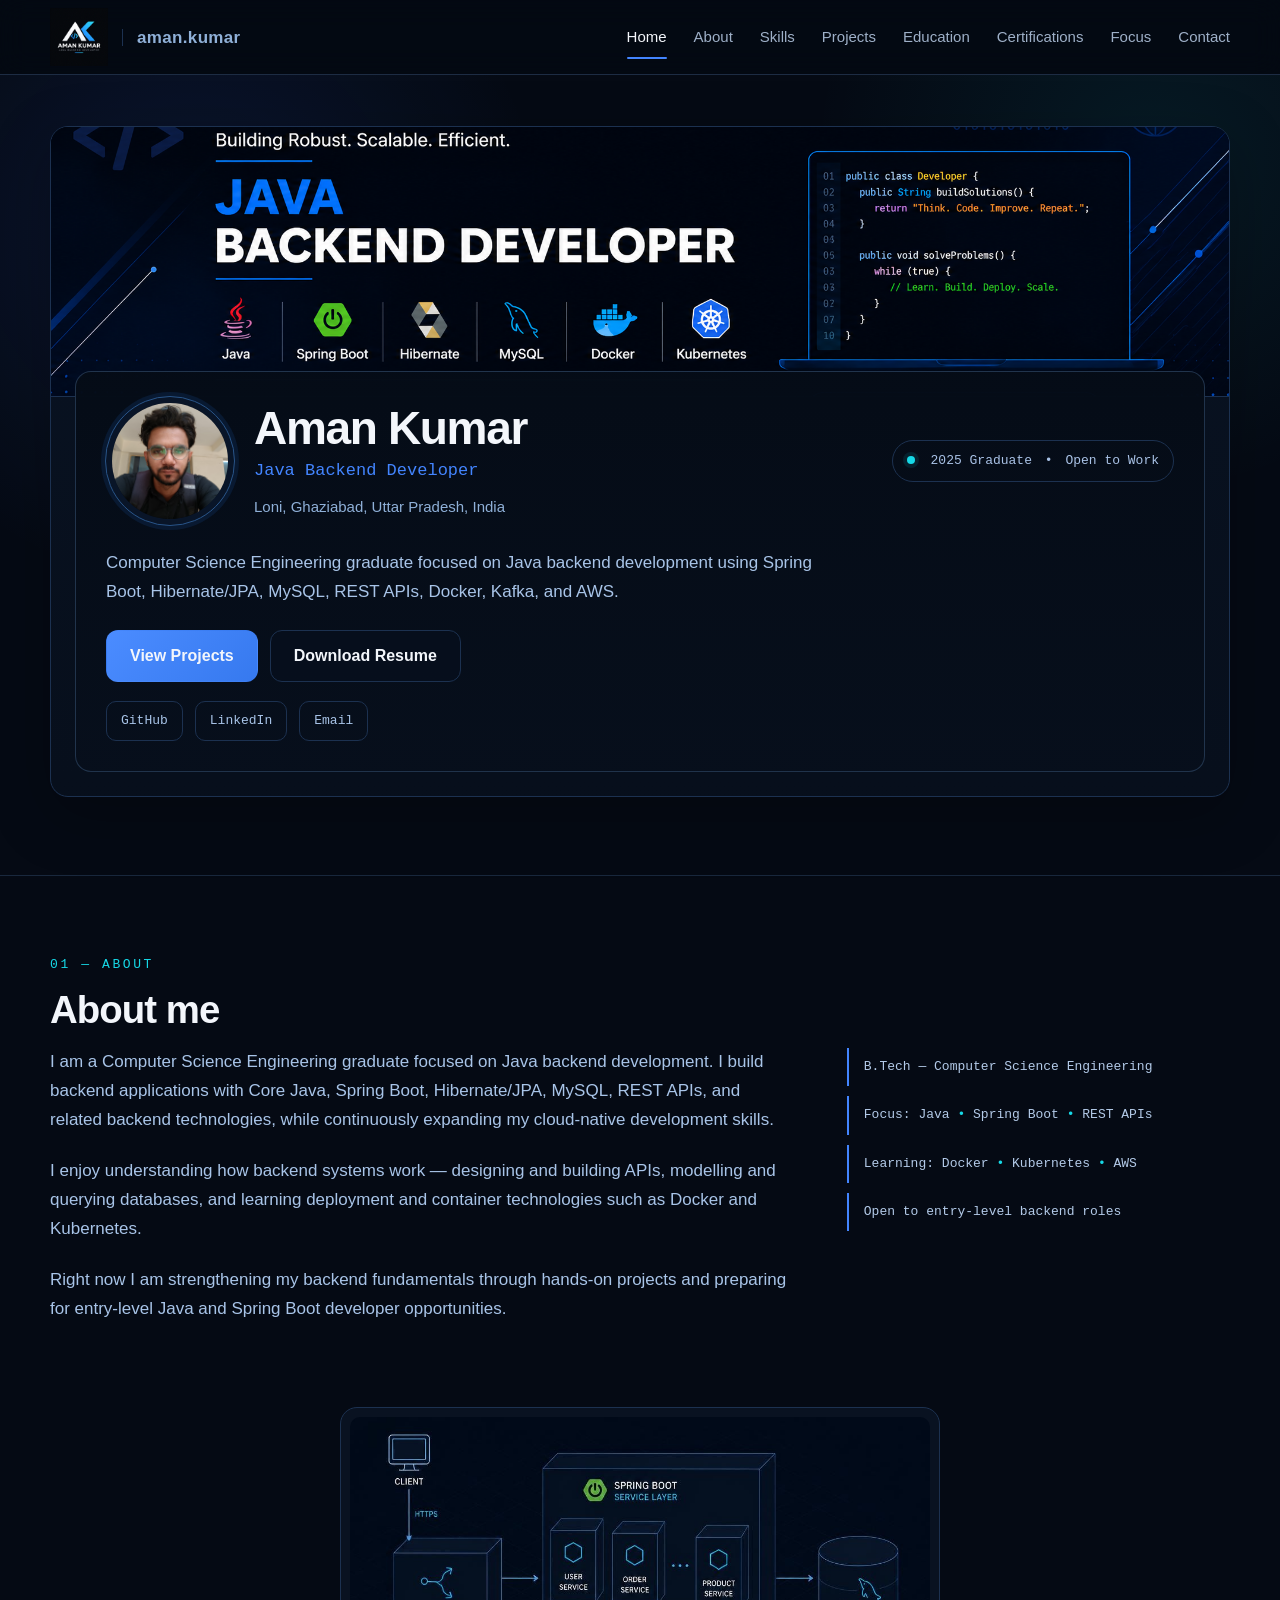
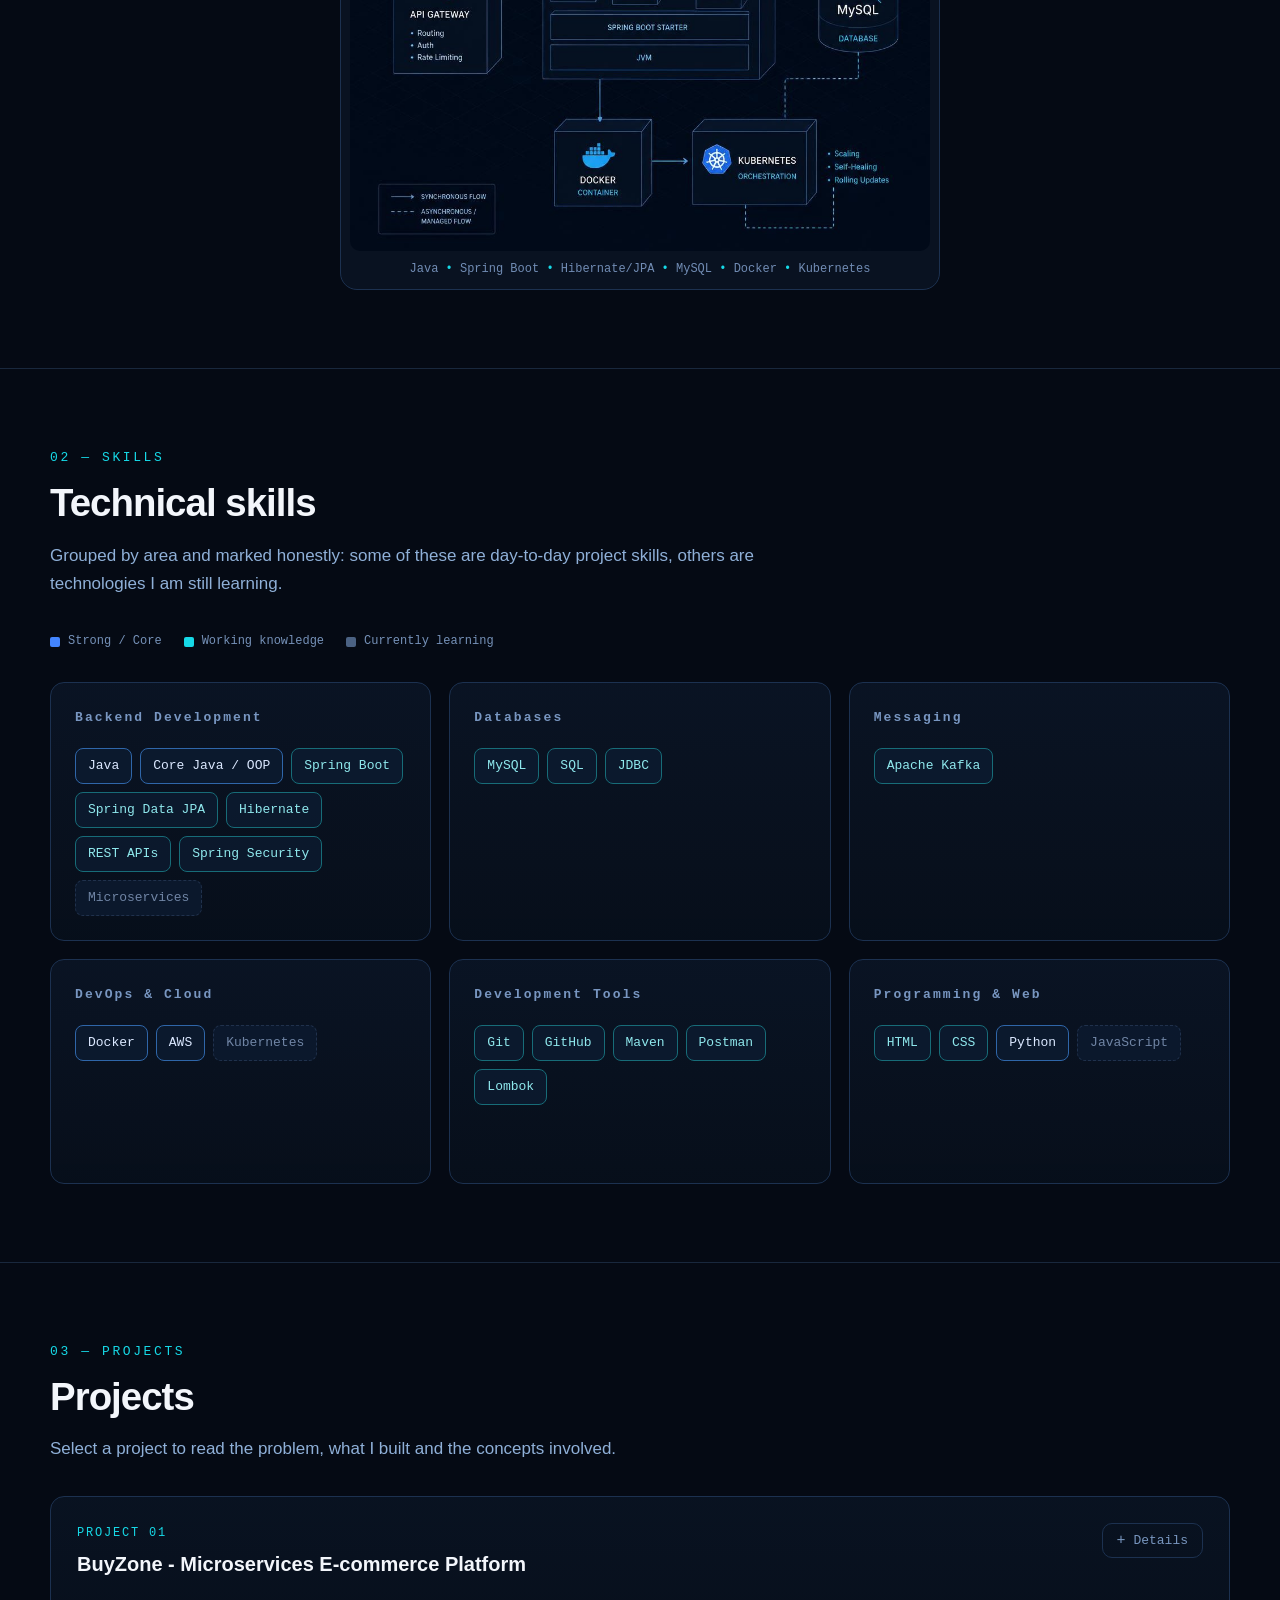
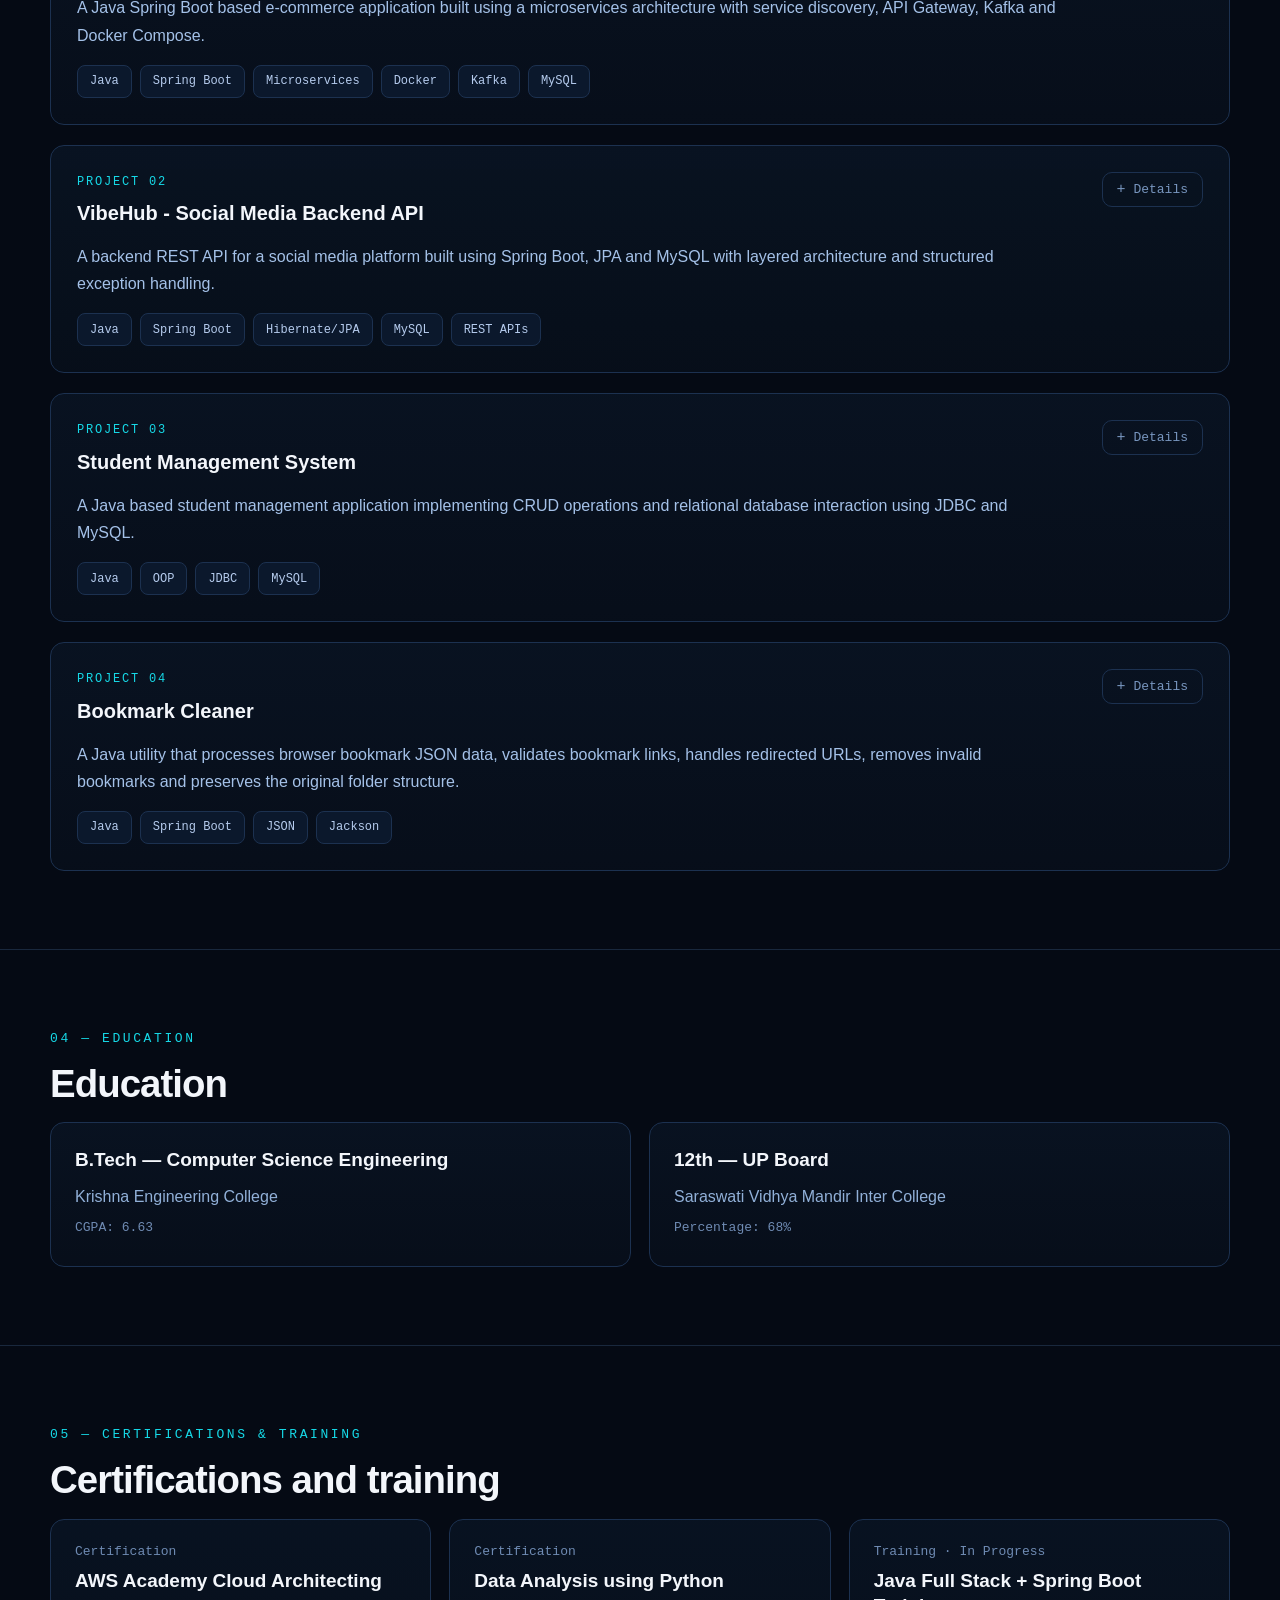
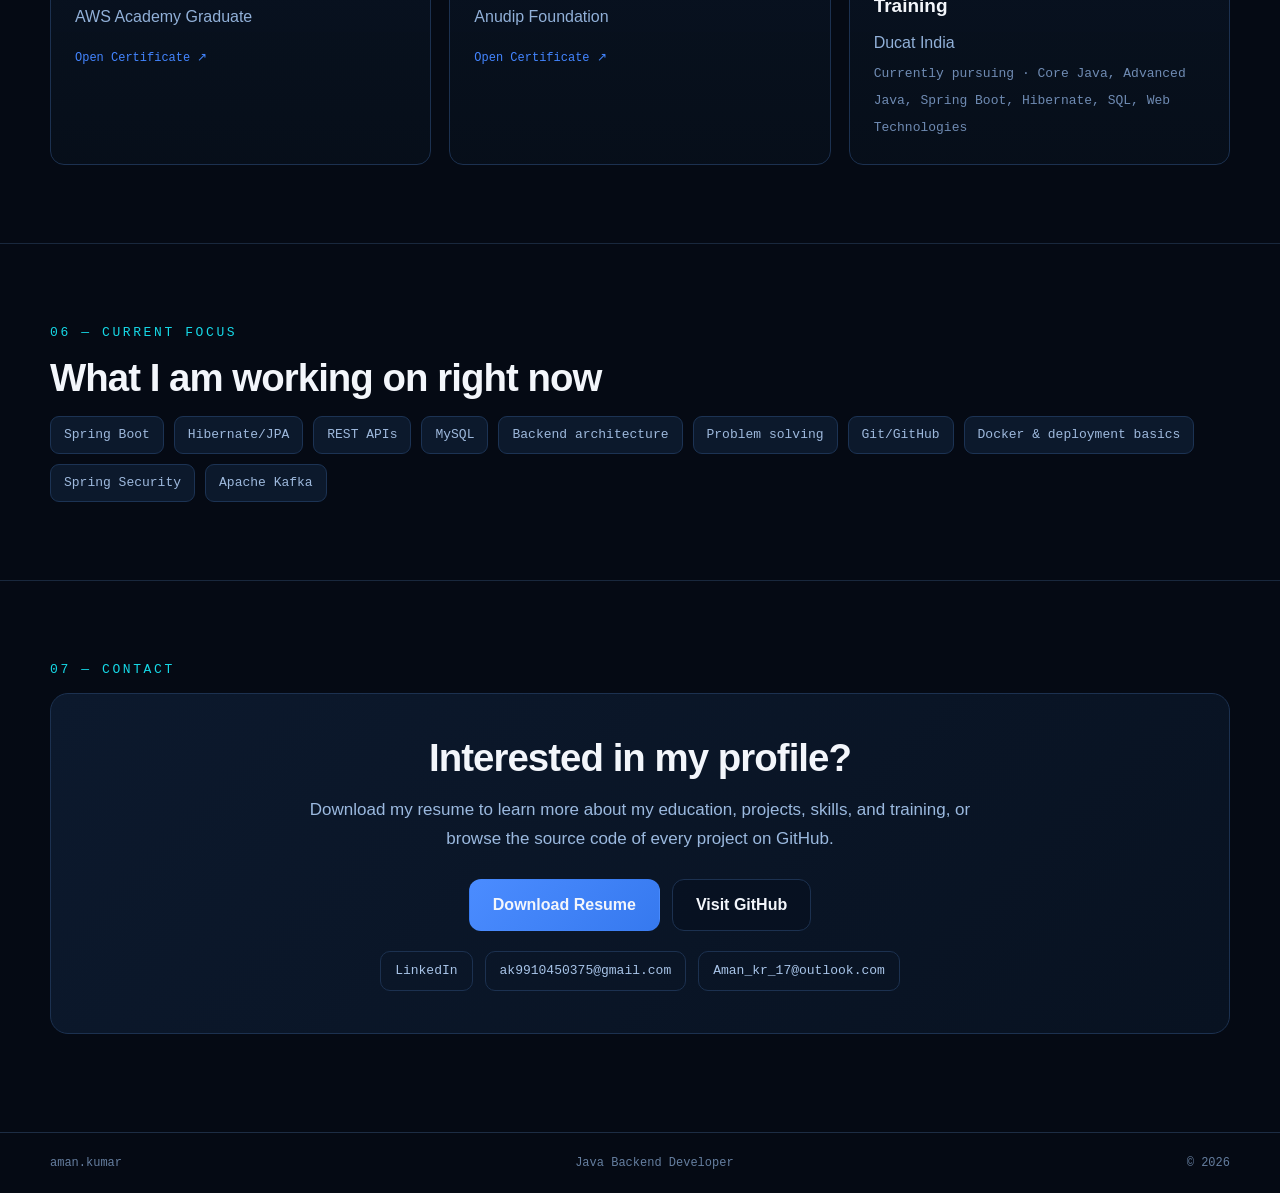
<file: index.html>
<!doctype html>
<html lang="en">
    <head>
        <meta charset="UTF-8" />
        <meta name="viewport" content="width=device-width, initial-scale=1.0" />

        <link rel="icon" type="image/png" href="images/fevicon.png" />

        <!-- Google site identity -->
        <script type="application/ld+json">
            {
                "@context": "https://schema.org",
                "@type": "WebSite",
                "name": "Aman Kumar",
                "alternateName": "Aman Kumar — Java Backend Developer",
                "url": "https://aman-kumar-developer.github.io/"
            }
        </script>

        <title>Aman Kumar — Java Backend Developer | Spring Boot</title>
        <meta
            name="description"
            content="Aman Kumar is a Java Backend Developer and CSE graduate building backend applications with Java, Spring Boot, Hibernate/JPA, MySQL, REST APIs, Docker, Kafka and AWS."
        />
        <meta name="author" content="Aman Kumar" />
        <meta
            name="robots"
            content="index, follow, max-image-preview:large, max-snippet:-1, max-video-preview:-1"
        />

        <!-- Canonical URL: the preferred indexable URL for this portfolio. -->
        <link rel="canonical" href="https://aman-kumar-developer.github.io/" />

        <!-- Open Graph metadata for link previews and social sharing. -->
        <meta
            property="og:title"
            content="Aman Kumar — Java Backend Developer | Spring Boot"
        />
        <meta
            property="og:description"
            content="Portfolio of Aman Kumar, a Java Backend Developer focused on Java, Spring Boot, Hibernate/JPA, MySQL, REST APIs, Docker, Kafka and AWS."
        />
        <meta
            property="og:url"
            content="https://aman-kumar-developer.github.io/"
        />
        <meta property="og:type" content="profile" />
        <meta property="og:locale" content="en_IN" />
        <meta
            property="og:site_name"
            content="Aman Kumar — Java Backend Developer"
        />
        <meta
            property="og:image"
            content="https://aman-kumar-developer.github.io/images/hero-banner-DESKTOP.png"
        />
        <meta
            property="og:image:alt"
            content="Aman Kumar — Java Backend Developer portfolio banner"
        />
        <meta property="profile:first_name" content="Aman" />
        <meta property="profile:last_name" content="Kumar" />

        <!-- X/Twitter-compatible social preview metadata. -->
        <meta name="twitter:card" content="summary_large_image" />
        <meta
            name="twitter:title"
            content="Aman Kumar — Java Backend Developer | Spring Boot"
        />
        <meta
            name="twitter:description"
            content="Portfolio of Aman Kumar, a Java Backend Developer focused on Java, Spring Boot, Hibernate/JPA, MySQL, REST APIs, Docker, Kafka and AWS."
        />
        <meta
            name="twitter:image"
            content="https://aman-kumar-developer.github.io/images/hero-banner-DESKTOP.png"
        />
        <meta
            name="twitter:image:alt"
            content="Aman Kumar — Java Backend Developer portfolio banner"
        />

        <link rel="stylesheet" href="css/style-updated.css" />

        <!-- Structured data helps search engines understand the person and website. -->
        <script type="application/ld+json">
            {
                "@context": "https://schema.org",
                "@graph": [
                    {
                        "@type": "Person",
                        "@id": "https://aman-kumar-developer.github.io/#person",
                        "name": "Aman Kumar",
                        "alternateName": "Aman Kumar — Java Backend Developer",
                        "url": "https://aman-kumar-developer.github.io/",
                        "image": "https://aman-kumar-developer.github.io/images/profile-photo%20(Small).png",
                        "jobTitle": "Java Backend Developer",
                        "description": "Aman Kumar is a Java Backend Developer and CSE graduate focused on Java, Spring Boot, Hibernate/JPA, MySQL, REST APIs, Docker, Kafka and AWS.",
                        "sameAs": [
                            "https://github.com/Aman-Kumar-Developer",
                            "https://www.linkedin.com/in/aman-kumar-developer/"
                        ],
                        "knowsAbout": [
                            "Java",
                            "Core Java",
                            "Object-Oriented Programming",
                            "Spring Boot",
                            "Spring Data JPA",
                            "Hibernate",
                            "REST APIs",
                            "Spring Security",
                            "MySQL",
                            "SQL",
                            "JDBC",
                            "Apache Kafka",
                            "Docker",
                            "Docker Compose",
                            "AWS",
                            "Kubernetes",
                            "Git",
                            "GitHub",
                            "Maven"
                        ],
                        "alumniOf": {
                            "@type": "CollegeOrUniversity",
                            "name": "Krishna Engineering College"
                        }
                    },
                    {
                        "@type": "WebSite",
                        "@id": "https://aman-kumar-developer.github.io/#website",
                        "name": "Aman Kumar",
                        "alternateName": "Aman Kumar — Java Backend Developer",
                        "url": "https://aman-kumar-developer.github.io/",
                        "publisher": {
                            "@id": "https://aman-kumar-developer.github.io/#person"
                        }
                    },
                    {
                        "@type": "ProfilePage",
                        "@id": "https://aman-kumar-developer.github.io/#profilepage",
                        "name": "Aman Kumar — Java Backend Developer",
                        "url": "https://aman-kumar-developer.github.io/",
                        "isPartOf": {
                            "@id": "https://aman-kumar-developer.github.io/#website"
                        },
                        "mainEntity": {
                            "@id": "https://aman-kumar-developer.github.io/#person"
                        }
                    }
                ]
            }
        </script>
    </head>
    <body>
        <header class="site-header">
            <nav class="nav container" aria-label="Primary navigation">
                <a class="brand" href="#home">
                    <img
                        src="images/logo.png"
                        alt="Aman Kumar — Java Backend Developer"
                    />
                    <span class="brand-name">aman<span>.kumar</span></span>
                </a>

                <button
                    class="menu-toggle"
                    type="button"
                    aria-label="Open navigation"
                    aria-expanded="false"
                >
                    <span></span><span></span><span></span>
                </button>

                <div class="nav-links">
                    <a class="nav-link active" href="#home">Home</a>
                    <a class="nav-link" href="#about">About</a>
                    <a class="nav-link" href="#skills">Skills</a>
                    <a class="nav-link" href="#projects">Projects</a>
                    <a class="nav-link" href="#education">Education</a>
                    <a class="nav-link" href="#certifications"
                        >Certifications</a
                    >
                    <a class="nav-link" href="#focus">Focus</a>
                    <a class="nav-link" href="#contact">Contact</a>
                </div>
            </nav>
        </header>

        <main>
            <!-- HERO -->
            <section id="home" class="hero section">
                <div class="container">
                    <div class="hero-card reveal">
                        <img
                            class="hero-banner clickable-image"
                            src="images/hero-banner-DESKTOP.png"
                            alt="Java backend developer portfolio banner featuring Java, Spring Boot, Hibernate, MySQL, Docker and Kubernetes"
                            loading="eager"
                            fetchpriority="high"
                            decoding="async"
                        />

                        <div class="hero-content">
                            <div class="profile-row">
                                <img
                                    class="profile-photo clickable-image"
                                    id="profilePic"
                                    src="images/profile-photo (Small).png"
                                    alt="Portrait of Aman Kumar, Java Backend Developer"
                                    decoding="async"
                                />
                                <div class="profile-copy">
                                    <h1>Aman Kumar</h1>
                                    <p class="role">Java Backend Developer</p>
                                    <p class="location">
                                        Loni, Ghaziabad, Uttar Pradesh, India
                                    </p>
                                </div>

                                <div class="status-badge">
                                    <span class="status-dot"></span>
                                    2025 Graduate <i>•</i> Open to Work
                                </div>
                            </div>

                            <p class="hero-description">
                                Computer Science Engineering graduate focused on
                                Java backend development using Spring Boot,
                                Hibernate/JPA, MySQL, REST APIs, Docker, Kafka,
                                and AWS.
                            </p>

                            <div class="hero-actions">
                                <a class="button primary" href="#projects"
                                    >View Projects</a
                                >
                                <a
                                    class="button secondary"
                                    href="files/AMAN_kumar_java_1P.pdf"
                                    download
                                    type="application/pdf"
                                    >Download Resume</a
                                >
                            </div>

                            <div class="social-links">
                                <a
                                    href="https://github.com/Aman-Kumar-Developer"
                                    target="_blank"
                                    rel="me noopener"
                                    >GitHub</a
                                >
                                <a
                                    href="https://www.linkedin.com/in/aman-kumar-developer/"
                                    target="_blank"
                                    rel="me noopener"
                                    >LinkedIn</a
                                >
                                <a href="mailto:ak9910450375@gmail.com"
                                    >Email</a
                                >
                            </div>
                        </div>
                    </div>
                </div>
            </section>

            <!-- ABOUT -->
            <section id="about" class="section divided">
                <div class="container">
                    <p class="section-label">01 — ABOUT</p>
                    <div class="section-heading">
                        <h2>About me</h2>
                    </div>

                    <div class="about-grid">
                        <div class="about-copy">
                            <p>
                                I am a Computer Science Engineering graduate
                                focused on Java backend development. I build
                                backend applications with Core Java, Spring
                                Boot, Hibernate/JPA, MySQL, REST APIs, and
                                related backend technologies, while continuously
                                expanding my cloud-native development skills.
                            </p>
                            <p>
                                I enjoy understanding how backend systems work —
                                designing and building APIs, modelling and
                                querying databases, and learning deployment and
                                container technologies such as Docker and
                                Kubernetes.
                            </p>
                            <p>
                                Right now I am strengthening my backend
                                fundamentals through hands-on projects and
                                preparing for entry-level Java and Spring Boot
                                developer opportunities.
                            </p>
                        </div>

                        <aside class="about-meta">
                            <div>B.Tech — Computer Science Engineering</div>
                            <div>
                                Focus: Java <span>•</span> Spring Boot
                                <span>•</span> REST APIs
                            </div>
                            <div>
                                Learning: Docker <span>•</span> Kubernetes
                                <span>•</span> AWS
                            </div>
                            <div>Open to entry-level backend roles</div>
                        </aside>
                    </div>

                    <div class="architecture-card reveal">
                        <img
                            src="images/architecture.jpg"
                            class="clickable-image"
                            loading="lazy"
                            decoding="async"
                            alt="Backend architecture diagram showing client, API gateway, Spring Boot services, MySQL, Docker and Kubernetes"
                        />
                        <p>
                            Java <span>•</span> Spring Boot
                            <span>•</span> Hibernate/JPA <span>•</span> MySQL
                            <span>•</span> Docker <span>•</span> Kubernetes
                        </p>
                    </div>
                </div>
            </section>

            <!-- SKILLS -->
            <section id="skills" class="section divided">
                <div class="container">
                    <p class="section-label">02 — SKILLS</p>
                    <h2>Technical skills</h2>
                    <p class="section-intro">
                        Grouped by area and marked honestly: some of these are
                        day-to-day project skills, others are technologies I am
                        still learning.
                    </p>

                    <div class="legend" aria-label="Skill level legend">
                        <span
                            ><b class="legend-dot core"></b>Strong / Core</span
                        >
                        <span
                            ><b class="legend-dot working"></b>Working
                            knowledge</span
                        >
                        <span
                            ><b class="legend-dot learning"></b>Currently
                            learning</span
                        >
                    </div>

                    <div class="skill-grid">
                        <article class="skill-card">
                            <h3>Backend Development</h3>
                            <div class="chips">
                                <span class="chip core">Java</span>
                                <span class="chip core">Core Java / OOP</span>
                                <span class="chip working">Spring Boot</span>
                                <span class="chip working"
                                    >Spring Data JPA</span
                                >
                                <span class="chip working">Hibernate</span>
                                <span class="chip working">REST APIs</span>
                                <span class="chip working"
                                    >Spring Security</span
                                >
                                <span class="chip learning">Microservices</span>
                            </div>
                        </article>

                        <article class="skill-card">
                            <h3>Databases</h3>
                            <div class="chips">
                                <span class="chip working">MySQL</span>
                                <span class="chip working">SQL</span>
                                <span class="chip working">JDBC</span>
                            </div>
                        </article>

                        <article class="skill-card">
                            <h3>Messaging</h3>
                            <div class="chips">
                                <span class="chip working">Apache Kafka</span>
                            </div>
                        </article>

                        <article class="skill-card">
                            <h3>DevOps &amp; Cloud</h3>
                            <div class="chips">
                                <span class="chip core">Docker</span>
                                <span class="chip core">AWS</span>
                                <span class="chip learning">Kubernetes</span>
                            </div>
                        </article>

                        <article class="skill-card">
                            <h3>Development Tools</h3>
                            <div class="chips">
                                <span class="chip working">Git</span>
                                <span class="chip working">GitHub</span>
                                <span class="chip working">Maven</span>
                                <span class="chip working">Postman</span>
                                <span class="chip working">Lombok</span>
                            </div>
                        </article>

                        <article class="skill-card">
                            <h3>Programming &amp; Web</h3>
                            <div class="chips">
                                <span class="chip working">HTML</span>
                                <span class="chip working">CSS</span>
                                <span class="chip core">Python</span>
                                <span class="chip learning">JavaScript</span>
                            </div>
                        </article>
                    </div>
                </div>
            </section>

            <!-- PROJECTS -->
            <section id="projects" class="section divided">
                <div class="container">
                    <p class="section-label">03 — PROJECTS</p>
                    <h2>Projects</h2>
                    <p class="section-intro">
                        Select a project to read the problem, what I built and
                        the concepts involved.
                    </p>

                    <div class="project-list">
                        <!-- PROJECT 01 -->
                        <article class="project-card reveal">
                            <div class="project-top">
                                <div>
                                    <p class="project-number">PROJECT 01</p>
                                    <h3>
                                        BuyZone - Microservices E-commerce
                                        Platform
                                    </h3>
                                </div>
                                <button
                                    class="details-toggle"
                                    type="button"
                                    aria-expanded="false"
                                >
                                    <span>+</span> Details
                                </button>
                            </div>

                            <p class="project-summary">
                                A Java Spring Boot based e-commerce application
                                built using a microservices architecture with
                                service discovery, API Gateway, Kafka and Docker
                                Compose.
                            </p>

                            <div class="chips">
                                <span class="tag">Java</span>
                                <span class="tag">Spring Boot</span>
                                <span class="tag">Microservices</span>
                                <span class="tag">Docker</span>
                                <span class="tag">Kafka</span>
                                <span class="tag">MySQL</span>
                            </div>

                            <div class="project-details">
                                <div>
                                    <strong>Problem</strong>
                                    <p>
                                        Build and run an e-commerce system using
                                        independently deployable services with
                                        communication and service management
                                        between components.
                                    </p>
                                </div>

                                <div>
                                    <strong>What was built</strong>
                                    <p>
                                        Worked on a Spring Boot microservices
                                        application involving Service Discovery
                                        with Eureka, API Gateway, REST APIs,
                                        notification services, databases and
                                        Kafka-based asynchronous communication.
                                    </p>
                                </div>

                                <div>
                                    <strong>Main concepts</strong>
                                    <p>
                                        Microservices architecture, service
                                        discovery, API gateway, asynchronous
                                        messaging, containerization, service
                                        dependencies, health checks and
                                        troubleshooting.
                                    </p>
                                </div>

                                <div>
                                    <strong>Technologies</strong>
                                    <p>
                                        Java, Spring Boot, Microservices,
                                        Eureka, Docker, Docker Compose, Kafka,
                                        REST APIs and MySQL.
                                    </p>
                                </div>
                            </div>
                        </article>

                        <!-- PROJECT 02 -->
                        <article class="project-card reveal">
                            <div class="project-top">
                                <div>
                                    <p class="project-number">PROJECT 02</p>
                                    <h3>VibeHub - Social Media Backend API</h3>
                                </div>
                                <button
                                    class="details-toggle"
                                    type="button"
                                    aria-expanded="false"
                                >
                                    <span>+</span> Details
                                </button>
                            </div>

                            <p class="project-summary">
                                A backend REST API for a social media platform
                                built using Spring Boot, JPA and MySQL with
                                layered architecture and structured exception
                                handling.
                            </p>

                            <div class="chips">
                                <span class="tag">Java</span>
                                <span class="tag">Spring Boot</span>
                                <span class="tag">Hibernate/JPA</span>
                                <span class="tag">MySQL</span>
                                <span class="tag">REST APIs</span>
                            </div>

                            <div class="project-details">
                                <div>
                                    <strong>Problem</strong>
                                    <p>
                                        Provide a structured backend for social
                                        media style user and post operations
                                        with persistent relational data.
                                    </p>
                                </div>

                                <div>
                                    <strong>What was built</strong>
                                    <p>
                                        Built a Spring Boot REST backend with
                                        user management, authentication flows,
                                        profile management, posts and database
                                        interaction using layered architecture.
                                    </p>
                                </div>

                                <div>
                                    <strong>Main concepts</strong>
                                    <p>
                                        Dependency injection, DTOs,
                                        service-repository architecture, entity
                                        relationships, validation, global
                                        exception handling, ORM and RESTful API
                                        design.
                                    </p>
                                </div>

                                <div>
                                    <strong>Technologies</strong>
                                    <p>
                                        Java, Spring Boot, Spring Data JPA,
                                        Hibernate, MySQL, Lombok and Maven.
                                    </p>
                                </div>

                                <a
                                    class="inline-link"
                                    href="https://github.com/Aman-Kumar-Developer/VibeHub"
                                    target="_blank"
                                    rel="noopener"
                                >
                                    View on GitHub ↗
                                </a>
                            </div>
                        </article>

                        <!-- PROJECT 03 -->
                        <article class="project-card reveal">
                            <div class="project-top">
                                <div>
                                    <p class="project-number">PROJECT 03</p>
                                    <h3>Student Management System</h3>
                                </div>
                                <button
                                    class="details-toggle"
                                    type="button"
                                    aria-expanded="false"
                                >
                                    <span>+</span> Details
                                </button>
                            </div>

                            <p class="project-summary">
                                A Java based student management application
                                implementing CRUD operations and relational
                                database interaction using JDBC and MySQL.
                            </p>

                            <div class="chips">
                                <span class="tag">Java</span>
                                <span class="tag">OOP</span>
                                <span class="tag">JDBC</span>
                                <span class="tag">MySQL</span>
                            </div>

                            <div class="project-details">
                                <div>
                                    <strong>Problem</strong>
                                    <p>
                                        Manage student records while keeping
                                        application logic and relational
                                        database interaction organized.
                                    </p>
                                </div>

                                <div>
                                    <strong>What was built</strong>
                                    <p>
                                        A Java application with CRUD operations,
                                        JDBC and MySQL persistence, input
                                        validation, exception handling and
                                        interface driven separation of
                                        responsibilities.
                                    </p>
                                </div>

                                <div>
                                    <strong>Main concepts</strong>
                                    <p>
                                        OOP, abstraction, interfaces, exception
                                        handling, database connectivity and
                                        structured application design.
                                    </p>
                                </div>

                                <div>
                                    <strong>Technologies</strong>
                                    <p>Java, JDBC and MySQL.</p>
                                </div>

                                <a
                                    class="inline-link"
                                    href="https://github.com/Aman-Kumar-Developer/StudentManagementSystem"
                                    target="_blank"
                                    rel="noopener"
                                >
                                    View on GitHub ↗
                                </a>
                            </div>
                        </article>

                        <!-- PROJECT 04 -->
                        <article class="project-card reveal">
                            <div class="project-top">
                                <div>
                                    <p class="project-number">PROJECT 04</p>
                                    <h3>Bookmark Cleaner</h3>
                                </div>
                                <button
                                    class="details-toggle"
                                    type="button"
                                    aria-expanded="false"
                                >
                                    <span>+</span> Details
                                </button>
                            </div>

                            <p class="project-summary">
                                A Java utility that processes browser bookmark
                                JSON data, validates bookmark links, handles
                                redirected URLs, removes invalid bookmarks and
                                preserves the original folder structure.
                            </p>

                            <div class="chips">
                                <span class="tag">Java</span>
                                <span class="tag">Spring Boot</span>
                                <span class="tag">JSON</span>
                                <span class="tag">Jackson</span>
                            </div>

                            <div class="project-details">
                                <div>
                                    <strong>Problem</strong>
                                    <p>
                                        Clean a browser bookmark export without
                                        losing the original folder structure.
                                    </p>
                                </div>

                                <div>
                                    <strong>What was built</strong>
                                    <p>
                                        A Java utility that parses bookmark
                                        JSON, validates links, handles
                                        redirects, removes invalid entries and
                                        generates an updated bookmark structure.
                                    </p>
                                </div>

                                <div>
                                    <strong>Main concepts</strong>
                                    <p>
                                        JSON parsing, object mapping,
                                        validation, URL handling and recursive
                                        bookmark structures.
                                    </p>
                                </div>

                                <div>
                                    <strong>Technologies</strong>
                                    <p>Java, Spring Boot, JSON and Jackson.</p>
                                </div>
                            </div>
                        </article>
                    </div>
                </div>
            </section>

            <!-- EDUCATION -->
            <section id="education" class="section divided">
                <div class="container">
                    <p class="section-label">04 — EDUCATION</p>
                    <h2>Education</h2>

                    <div class="education-grid">
                        <article class="info-card">
                            <h3>B.Tech — Computer Science Engineering</h3>
                            <p>Krishna Engineering College</p>
                            <span>CGPA: 6.63</span>
                        </article>
                        <article class="info-card">
                            <h3>12th — UP Board</h3>
                            <p>Saraswati Vidhya Mandir Inter College</p>
                            <span>Percentage: 68%</span>
                        </article>
                    </div>
                </div>
            </section>

            <!-- CERTIFICATIONS -->
            <section id="certifications" class="section divided">
                <div class="container">
                    <p class="section-label">
                        05 — CERTIFICATIONS &amp; TRAINING
                    </p>
                    <h2>Certifications and training</h2>

                    <div class="cert-grid">
                        <article class="info-card cert-card">
                            <small>Certification</small>
                            <h3>AWS Academy Cloud Architecting</h3>
                            <p>AWS Academy Graduate</p>
                            <a
                                class="inline-link"
                                href="files/aws-academy-cloud-architecting.pdf"
                                target="_blank"
                                rel="noopener"
                                >Open Certificate ↗</a
                            >
                        </article>

                        <article class="info-card cert-card">
                            <small>Certification</small>
                            <h3>Data Analysis using Python</h3>
                            <p>Anudip Foundation</p>
                            <a
                                class="inline-link"
                                href="files/data-analysis-python.pdf"
                                target="_blank"
                                rel="noopener"
                                >Open Certificate ↗</a
                            >
                        </article>

                        <article class="info-card cert-card">
                            <small>Training · In Progress</small>
                            <h3>Java Full Stack + Spring Boot Training</h3>
                            <p>Ducat India</p>
                            <span
                                >Currently pursuing · Core Java, Advanced Java,
                                Spring Boot, Hibernate, SQL, Web
                                Technologies</span
                            >
                        </article>
                    </div>
                </div>
            </section>

            <!-- CURRENT FOCUS -->
            <section id="focus" class="section divided">
                <div class="container">
                    <p class="section-label">06 — CURRENT FOCUS</p>
                    <h2>What I am working on right now</h2>

                    <div class="focus-chips">
                        <span>Spring Boot</span>
                        <span>Hibernate/JPA</span>
                        <span>REST APIs</span>
                        <span>MySQL</span>
                        <span>Backend architecture</span>
                        <span>Problem solving</span>
                        <span>Git/GitHub</span>
                        <span>Docker &amp; deployment basics</span>
                        <span>Spring Security</span>
                        <span>Apache Kafka</span>
                    </div>
                </div>
            </section>

            <!-- CONTACT -->
            <section id="contact" class="section divided contact-section">
                <div class="container">
                    <p class="section-label">07 — CONTACT</p>

                    <div class="contact-card reveal">
                        <h2>Interested in my profile?</h2>
                        <p>
                            Download my resume to learn more about my education,
                            projects, skills, and training, or browse the source
                            code of every project on GitHub.
                        </p>

                        <div class="contact-actions">
                            <a
                                class="button primary"
                                href="files/AMAN_kumar_java_1P.pdf"
                                download
                                type="application/pdf"
                                >Download Resume</a
                            >
                            <a
                                class="button secondary"
                                href="https://github.com/Aman-Kumar-Developer"
                                target="_blank"
                                rel="noopener"
                                >Visit GitHub</a
                            >
                        </div>

                        <div class="contact-links">
                            <a
                                href="https://www.linkedin.com/in/aman-kumar-developer/"
                                target="_blank"
                                rel="noopener"
                                >LinkedIn</a
                            >
                            <a href="mailto:ak9910450375@gmail.com"
                                >ak9910450375@gmail.com</a
                            >
                            <a href="mailto:Aman_kr_17@outlook.com"
                                >Aman_kr_17@outlook.com</a
                            >
                        </div>
                    </div>
                </div>
            </section>
        </main>

        <footer class="footer">
            <div class="container">
                <span>aman.kumar</span>
                <span>Java Backend Developer</span>
                <span>© <span id="year"></span></span>
            </div>
        </footer>

        <!-- Image Expansion Modal -->
        <div id="imageModal" class="modal">
            <span class="modal-close">&times;</span>
            <img class="modal-content" id="expandedImage" />
        </div>

        <script src="js/script.js"></script>
    </body>
</html>
</file>
<file: css/style-updated.css>
/* =========================================================
   Aman Kumar — Java Backend Developer Portfolio
   Responsive desktop-first stylesheet
   ========================================================= */

/* ---------- Design Tokens ---------- */

:root {
    --bg: #050a14;
    --bg-soft: #07101e;
    --surface: #091221;
    --surface-2: #0b1627;

    --border: #1c3150;
    --border-strong: #295487;

    --text: #f3f6fb;
    --muted: #8fb0d8;
    --muted-2: #6f89ac;

    --blue: #4385ff;
    --blue-2: #2674ff;
    --cyan: #16d9e7;

    --shadow: 0 18px 60px rgba(0, 0, 0, 0.25);
    --radius: 14px;

    /* Calibrated for normal 100% laptop viewing. */
    --max: 1180px;
}

/* ---------- Base ---------- */

* {
    box-sizing: border-box;
}

html {
    scroll-behavior: smooth;
    scroll-padding-top: 78px;
}

body {
    margin: 0;
    background: var(--bg);
    color: var(--text);
    font-family: "Segoe UI", Arial, sans-serif;
    line-height: 1.7;
}

img {
    max-width: 100%;
}

a {
    color: inherit;
    text-decoration: none;
}

button,
a {
    -webkit-tap-highlight-color: transparent;
}

button {
    font: inherit;
}

.container {
    width: min(calc(100% - 64px), var(--max));
    margin-inline: auto;
}

.section {
    padding: clamp(78px, 5vw, 94px) 0;
}

.divided {
    border-top: 1px solid rgba(43, 67, 96, 0.55);
}

.section-label,
.project-number,
.skill-card h3,
.status-badge,
.about-meta,
.tag,
.chip,
.focus-chips span,
.legend,
.inline-link {
    font-family: Consolas, "Courier New", monospace;
}

.brand {
    display: flex;
    align-items: center;
    gap: 14px;
    height: 100%;
    text-decoration: none;
}

.brand img {
    width: 58px;
    height: 58px;
    object-fit: contain;
    display: block;
}

.brand-name {
    display: flex;
    align-items: center;
    height: 100%;
    padding-left: 14px;
    border-left: 1px solid var(--border);
    font-size: 17px;
    font-weight: 700;
    letter-spacing: 0.02em;
    line-height: 1;
}

.brand-name span {
    color: var(--muted);
}

.section-label {
    margin: 0 0 12px;
    color: var(--cyan);
    font-size: 13px;
    letter-spacing: 0.2em;
    text-transform: uppercase;
}

h1,
h2,
h3,
p {
    margin-top: 0;
}

h2 {
    margin-bottom: 16px;
    font-size: clamp(2rem, 3vw, 2.55rem);
    line-height: 1.15;
    letter-spacing: -0.025em;
}

.section-intro {
    max-width: 720px;
    margin-bottom: 32px;
    color: var(--muted);
    font-size: 17px;
}

/* ---------- Navigation ---------- */

.site-header {
    position: sticky;
    top: 0;
    z-index: 100;
    border-bottom: 1px solid rgba(38, 57, 84, 0.75);
    background: rgba(4, 9, 18, 0.9);
    backdrop-filter: blur(14px);
    -webkit-backdrop-filter: blur(14px);
}

.nav {
    min-height: 74px;
    display: flex;
    align-items: center;
    justify-content: space-between;
}

.brand {
    font-size: 16px;
    font-weight: 700;
    letter-spacing: 0.02em;
}

.brand span {
    color: var(--muted);
}

.nav-links {
    display: flex;
    align-items: center;
    gap: 27px;
}

.nav-link {
    position: relative;
    color: #9eb0c8;
    font-size: 15px;
    transition: color 0.2s ease;
}

.nav-link:hover,
.nav-link.active {
    color: var(--text);
}

.nav-link.active::after {
    content: "";
    position: absolute;
    left: 0;
    right: 0;
    bottom: -9px;
    height: 2px;
    background: var(--blue);
    border-radius: 999px;
}

.menu-toggle {
    display: none;
    width: 44px;
    height: 42px;
    border: 1px solid var(--border);
    border-radius: 10px;
    background: transparent;
    cursor: pointer;
}

.menu-toggle span {
    display: block;
    width: 19px;
    height: 2px;
    margin: 4px auto;
    background: var(--text);
}

/* ---------- Hero ---------- */

.hero {
    padding-top: clamp(46px, 4vw, 56px);
    background:
        radial-gradient(
            circle at 15% 20%,
            rgba(48, 111, 255, 0.12),
            transparent 28%
        ),
        radial-gradient(
            circle at 90% 10%,
            rgba(22, 217, 231, 0.08),
            transparent 25%
        );
}

.hero-card {
    overflow: visible;
    border: 1px solid var(--border);
    border-radius: 18px;
    background: linear-gradient(
        180deg,
        rgba(9, 19, 35, 0.92),
        rgba(7, 15, 28, 0.98)
    );
    box-shadow: var(--shadow);
}

/*
 * The supplied desktop artwork is 16:9.
 * The height is deliberately smaller than the previous 320px value
 * so a normal 100% laptop viewport does not feel zoomed in.
 */
.hero-banner {
    display: block;
    width: 100%;
    height: clamp(270px, 21vw, 300px);
    object-fit: cover;
    object-position: center 42%;
    background: #020812;
    border-radius: 17px 17px 0 0;
    border-bottom: 1px solid var(--border);
}

.hero-content {
    position: relative;
    z-index: 3;
    margin: -26px 24px 24px;
    padding: 25px 30px 30px;
    border: 1px solid rgba(43, 67, 96, 0.72);
    border-radius: 16px;
    background: linear-gradient(
        180deg,
        rgba(5, 12, 23, 0.98),
        rgba(7, 15, 28, 0.99)
    );
}

.profile-row {
    display: flex;
    align-items: center;
    gap: 20px;
    position: relative;
    z-index: 2;
}

.profile-photo {
    width: clamp(128px, 9vw, 142px);
    height: clamp(128px, 9vw, 142px);
    flex: 0 0 clamp(128px, 9vw, 142px);
    object-fit: cover;
    object-position: center;
    border: 6px solid #091528;
    outline: 1px solid var(--border-strong);
    border-radius: 50%;
    background: #0b1a2f;
    box-shadow: 0 0 0 5px rgba(10, 30, 58, 0.75);
}

.profile-copy {
    min-width: 0;
}

.profile-copy h1 {
    margin-bottom: 0;
    font-size: clamp(2.2rem, 3.6vw, 3rem);
    line-height: 1.1;
    letter-spacing: -0.03em;
}

.role {
    margin: 3px 0 8px;
    color: var(--blue);
    font-family: Consolas, "Courier New", monospace;
    font-size: 17px;
}

.location {
    margin: 0;
    color: var(--muted);
    font-size: 15px;
}

.status-badge {
    margin-left: auto;
    padding: 9px 14px;
    border: 1px solid var(--border);
    border-radius: 999px;
    color: #a9c2e6;
    white-space: nowrap;
    font-size: 13px;
}

.status-badge i {
    font-style: normal;
    margin: 0 5px;
}

.status-dot {
    display: inline-block;
    width: 8px;
    height: 8px;
    margin-right: 8px;
    border-radius: 50%;
    background: var(--cyan);
    box-shadow: 0 0 0 4px rgba(22, 217, 231, 0.1);
}

.hero-description {
    max-width: 720px;
    margin: 24px 0 23px;
    color: #a8c4e8;
    font-size: 17px;
}

.hero-actions,
.contact-actions,
.social-links,
.contact-links {
    display: flex;
    flex-wrap: wrap;
    gap: 12px;
}

.button {
    display: inline-flex;
    min-height: 52px;
    align-items: center;
    justify-content: center;
    padding: 0 23px;
    border: 1px solid var(--border);
    border-radius: 12px;
    font-weight: 700;
    transition:
        transform 0.2s ease,
        border-color 0.2s ease,
        background 0.2s ease;
}

.button:hover {
    transform: translateY(-2px);
    border-color: #376aa4;
}

.button.primary {
    border-color: transparent;
    background: linear-gradient(135deg, #4b8cff, #3679ef);
}

.button.secondary {
    background: rgba(7, 16, 30, 0.55);
}

.social-links {
    margin-top: 19px;
}

.social-links a,
.contact-links a {
    padding: 8px 14px;
    border: 1px solid var(--border);
    border-radius: 10px;
    color: #a8c4e8;
    font-family: Consolas, "Courier New", monospace;
    font-size: 13px;
    transition:
        border-color 0.2s ease,
        color 0.2s ease;
}

.social-links a:hover,
.contact-links a:hover,
.inline-link:hover {
    color: var(--text);
    border-color: var(--border-strong);
}

/* ---------- About ---------- */

.about-grid {
    display: grid;
    grid-template-columns: minmax(0, 1.45fr) minmax(270px, 0.75fr);
    gap: 56px;
    align-items: start;
}

.about-copy {
    color: #a8c4e8;
    font-size: 17px;
}

.about-copy p {
    margin-bottom: 22px;
}

.about-meta {
    color: #b3cae8;
    font-size: 13px;
}

.about-meta div {
    padding: 8px 0 8px 15px;
    border-left: 2px solid var(--blue);
    margin-bottom: 10px;
}

.about-meta span {
    color: var(--cyan);
}

.architecture-card {
    width: min(100%, 600px);
    margin: 62px auto 0;
    overflow: hidden;
    padding: 9px 9px 13px;
    border: 1px solid var(--border);
    border-radius: 17px;
    background: var(--surface);
}

.architecture-card img {
    display: block;
    width: 100%;
    max-width: 580px;
    margin-inline: auto;
    height: auto;
    border-radius: 10px;
    background: #020812;
}

.architecture-card p {
    margin: 11px 0 0;
    color: #718cb4;
    text-align: center;
    font: 12px Consolas, "Courier New", monospace;
}

.architecture-card p span {
    color: var(--cyan);
}

/* ---------- Skills ---------- */

.legend {
    display: flex;
    flex-wrap: wrap;
    gap: 22px;
    margin: 28px 0 30px;
    color: #7692b9;
    font-size: 12px;
}

.legend > span {
    display: inline-flex;
    align-items: center;
    gap: 8px;
}

.legend-dot {
    width: 10px;
    height: 10px;
    border-radius: 2px;
    display: inline-block;
}

.legend-dot.core {
    background: var(--blue);
}

.legend-dot.working {
    background: var(--cyan);
}

.legend-dot.learning {
    background: #4b6283;
}

.skill-grid {
    display: grid;
    grid-template-columns: repeat(3, 1fr);
    gap: 18px;
}

.skill-card {
    min-height: 225px;
    padding: 24px;
    border: 1px solid var(--border);
    border-radius: var(--radius);
    background: linear-gradient(
        180deg,
        rgba(10, 21, 38, 0.88),
        rgba(7, 15, 27, 0.9)
    );
}

.skill-card h3 {
    margin-bottom: 19px;
    color: #7896c1;
    font-size: 13px;
    letter-spacing: 0.16em;
}

.chips {
    display: flex;
    flex-wrap: wrap;
    gap: 8px;
}

.chip,
.tag {
    display: inline-flex;
    align-items: center;
    min-height: 36px;
    padding: 0 12px;
    border: 1px solid var(--border);
    border-radius: 8px;
    background: rgba(12, 27, 48, 0.85);
    color: #b5cbed;
    font-size: 13px;
}

.chip.core {
    border-color: #2f66a9;
    color: #dbe8ff;
}

.chip.working {
    border-color: #176c78;
    color: #8fe8ed;
}

.chip.learning {
    border-color: #20314c;
    color: #7085a5;
    border-style: dashed;
}

/* ---------- Projects ---------- */

.project-list {
    display: grid;
    gap: 20px;
}

.project-card {
    padding: 26px;
    border: 1px solid var(--border);
    border-radius: var(--radius);
    background: linear-gradient(
        180deg,
        rgba(9, 19, 34, 0.92),
        rgba(7, 14, 26, 0.94)
    );
    transition:
        border-color 0.25s ease,
        transform 0.25s ease;
}

.project-card:hover {
    border-color: #2b4c74;
    transform: translateY(-2px);
}

.project-top {
    display: flex;
    align-items: flex-start;
    justify-content: space-between;
    gap: 20px;
}

.project-number {
    margin-bottom: 8px;
    color: var(--cyan);
    font-size: 12px;
    letter-spacing: 0.15em;
}

.project-card h3 {
    margin-bottom: 0;
    font-size: 20px;
    line-height: 1.35;
}

.project-summary {
    max-width: 980px;
    margin: 16px 0;
    color: #a4c1e8;
    font-size: 16px;
}

.tag {
    min-height: 33px;
    font-size: 12px;
}

.details-toggle {
    flex: 0 0 auto;
    padding: 8px 14px;
    border: 1px solid var(--border);
    border-radius: 10px;
    background: transparent;
    color: #7896bf;
    font: 13px Consolas, "Courier New", monospace;
    cursor: pointer;
    transition:
        color 0.2s ease,
        border-color 0.2s ease,
        background 0.2s ease;
}

.details-toggle:hover {
    color: var(--text);
    border-color: var(--border-strong);
    background: rgba(12, 27, 48, 0.35);
}

.details-toggle span {
    font-size: 15px;
}

.project-details {
    display: grid;
    grid-template-columns: repeat(2, 1fr);
    gap: 17px 30px;
    max-height: 0;
    overflow: hidden;
    opacity: 0;
    transition:
        max-height 0.45s ease,
        opacity 0.3s ease,
        margin-top 0.45s ease;
}

.project-card.open .project-details {
    max-height: 700px;
    margin-top: 23px;
    padding-top: 22px;
    border-top: 1px solid var(--border);
    opacity: 1;
}

.project-details strong {
    color: #dce8fa;
    font-family: Consolas, "Courier New", monospace;
    font-size: 13px;
}

.project-details p {
    margin: 5px 0 0;
    color: #8eacd2;
    font-size: 14px;
}

.inline-link {
    color: var(--blue);
    font-size: 12px;
}

/* ---------- Education / Certifications ---------- */

.education-grid,
.cert-grid {
    display: grid;
    grid-template-columns: repeat(2, 1fr);
    gap: 18px;
}

.cert-grid {
    grid-template-columns: repeat(3, 1fr);
}

.info-card {
    min-height: 145px;
    padding: 24px;
    border: 1px solid var(--border);
    border-radius: var(--radius);
    background: linear-gradient(
        180deg,
        rgba(9, 19, 34, 0.9),
        rgba(7, 14, 26, 0.95)
    );
}

.info-card h3 {
    margin-bottom: 10px;
    font-size: 19px;
    line-height: 1.35;
}

.info-card p {
    margin-bottom: 2px;
    color: #91b0d8;
    font-size: 16px;
}

.info-card > span,
.info-card small {
    color: #6f8bb3;
    font: 13px Consolas, "Courier New", monospace;
}

.cert-card {
    min-height: 205px;
}

.cert-card small {
    display: block;
    margin-bottom: 9px;
}

.cert-card .inline-link {
    display: inline-block;
    margin-top: 16px;
}

/* ---------- Current Focus ---------- */

.focus-chips {
    display: flex;
    flex-wrap: wrap;
    gap: 10px;
}

.focus-chips span {
    padding: 7px 13px;
    border: 1px solid #1c3354;
    border-radius: 9px;
    background: #0c192c;
    color: #9eb9dd;
    font-size: 13px;
}

/* ---------- Contact ---------- */

.contact-section {
    padding-bottom: 98px;
}

.contact-card {
    padding: 42px;
    border: 1px solid var(--border);
    border-radius: 18px;
    background: linear-gradient(135deg, #0c192d, #081221);
    text-align: center;
}

.contact-card h2 {
    margin-bottom: 16px;
}

.contact-card > p {
    max-width: 700px;
    margin: 0 auto 25px;
    color: #9bb9df;
    font-size: 17px;
}

.contact-actions,
.contact-links {
    justify-content: center;
}

.contact-links {
    margin-top: 20px;
}

/* ---------- Footer ---------- */

.footer {
    border-top: 1px solid rgba(38, 57, 84, 0.75);
    padding: 23px 0;
    color: #657e9f;
    font: 12px Consolas, "Courier New", monospace;
}

.footer .container {
    display: flex;
    justify-content: space-between;
    gap: 20px;
}

/* ---------- Reveal Animation ---------- */

.reveal {
    opacity: 0;
    transform: translateY(18px);
    transition:
        opacity 0.65s ease,
        transform 0.65s ease;
}

.reveal.visible {
    opacity: 1;
    transform: translateY(0);
}

/* ---------- Tablet ---------- */

@media (max-width: 1000px) {
    .container {
        width: min(calc(100% - 42px), var(--max));
    }

    .skill-grid,
    .cert-grid {
        grid-template-columns: repeat(2, 1fr);
    }

    .about-grid {
        grid-template-columns: 1fr;
        gap: 32px;
    }

    .architecture-card {
        width: min(100%, 700px);
    }

    .status-badge {
        margin-left: 0;
    }

    .profile-row {
        flex-wrap: wrap;
    }

    .hero-banner {
        height: clamp(235px, 28vw, 270px);
    }
}

/* ---------- Mobile ---------- */

@media (max-width: 760px) {
    .container {
        width: min(calc(100% - 30px), var(--max));
    }

    .section {
        padding: 72px 0;
    }

    .nav {
        min-height: 68px;
    }

    .menu-toggle {
        display: block;
    }

    .nav-links {
        position: absolute;
        left: 15px;
        right: 15px;
        top: 73px;
        display: grid;
        gap: 0;
        padding: 10px;
        border: 1px solid var(--border);
        border-radius: 13px;
        background: #07111f;
        box-shadow: var(--shadow);
        opacity: 0;
        visibility: hidden;
        transform: translateY(-8px);
        transition:
            opacity 0.2s ease,
            transform 0.2s ease,
            visibility 0.2s ease;
    }

    .nav-links.open {
        opacity: 1;
        visibility: visible;
        transform: translateY(0);
    }

    .nav-link {
        padding: 13px;
    }

    .nav-link.active::after {
        display: none;
    }

    .hero {
        padding-top: 42px;
    }

    /*
     * Preserve the mobile composition from the original stylesheet.
     */
    .hero-banner {
        height: 160px;
    }

    .hero-content {
        margin: -20px 12px 12px;
        padding: 22px 18px 24px;
    }

    .profile-row {
        display: grid;
        grid-template-columns: 86px 1fr;
        gap: 15px;
        align-items: end;
    }

    .profile-photo {
        width: 86px;
        height: 86px;
        flex-basis: 86px;
        border-width: 4px;
        box-shadow: 0 0 0 3px rgba(10, 30, 58, 0.75);
    }

    .profile-copy h1 {
        font-size: 28px;
    }

    .role {
        font-size: 14px;
    }

    .location {
        font-size: 13px;
    }

    .status-badge {
        grid-column: 1 / -1;
        width: fit-content;
        font-size: 12px;
    }

    .hero-description {
        font-size: 16px;
    }

    .button {
        width: 100%;
    }

    .skill-grid,
    .education-grid,
    .cert-grid {
        grid-template-columns: 1fr;
    }

    .skill-card {
        min-height: auto;
    }

    .project-top {
        flex-direction: column;
    }

    .details-toggle {
        align-self: flex-start;
    }

    .project-details {
        grid-template-columns: 1fr;
    }

    .contact-card {
        padding: 32px 20px;
    }

    .footer .container {
        flex-direction: column;
    }
}

/* ---------- Small Mobile ---------- */

@media (max-width: 420px) {
    .container {
        width: min(calc(100% - 24px), var(--max));
    }

    .hero-content {
        margin-inline: 8px;
    }

    .profile-row {
        grid-template-columns: 76px 1fr;
        gap: 12px;
    }

    .profile-photo {
        width: 76px;
        height: 76px;
        flex-basis: 76px;
    }

    .profile-copy h1 {
        font-size: 25px;
    }

    .role {
        font-size: 13px;
    }

    .location {
        font-size: 12px;
    }

    .status-badge {
        white-space: normal;
        line-height: 1.5;
    }

    .project-card,
    .skill-card,
    .info-card {
        padding: 21px;
    }
}

/* ---------- Reduced Motion ---------- */

@media (prefers-reduced-motion: reduce) {
    html {
        scroll-behavior: auto;
    }

    *,
    *::before {
        animation-duration: 0.01ms !important;
        animation-iteration-count: 1 !important;
        transition-duration: 0.01ms !important;
    }
}

/* ---------- Image Lightbox ---------- */

.clickable-image {
    cursor: pointer;
    transition:
        transform 0.2s ease,
        box-shadow 0.2s ease;
}

.modal {
    display: none;
    position: fixed;
    z-index: 1000;
    inset: 0;
    width: 100%;
    height: 100%;
    align-items: center;
    justify-content: center;
    background-color: rgba(4, 9, 18, 0.85);
    backdrop-filter: blur(8px);
    -webkit-backdrop-filter: blur(8px);
    opacity: 0;
    transition: opacity 0.3s ease;
}

.modal.show {
    display: flex;
    opacity: 1;
}

.modal-content {
    max-width: 90%;
    max-height: 90vh;
    border-radius: 14px;
    box-shadow: var(--shadow);
    border: 1px solid var(--border-strong);
    transform: scale(0.8);
    transition: transform 0.3s ease;
    object-fit: contain;
}

.modal.show .modal-content {
    transform: scale(1);
}

.modal-close {
    position: absolute;
    top: 25px;
    right: 35px;
    z-index: 2;
    color: var(--muted);
    font-size: 40px;
    font-weight: bold;
    cursor: pointer;
    transition: color 0.2s ease;
    line-height: 1;
}

.modal-close:hover {
    color: var(--text);
}

/* Only the profile photo zooms on hover. */
.profile-photo.clickable-image:hover {
    transform: scale(1.05);
    box-shadow: 0 0 0 6px rgba(67, 133, 255, 0.4);
}

/* Hero banner and architecture image only get a subtle hover effect. */
.hero-banner.clickable-image,
.architecture-card img.clickable-image {
    cursor: pointer;
    transition: opacity 0.2s ease;
}

.hero-banner.clickable-image:hover,
.architecture-card img.clickable-image:hover {
    opacity: 0.92;
}

/* ---------- Lightbox Mobile ---------- */

@media (max-width: 760px) {
    .modal-content {
        max-width: 94%;
        max-height: 84vh;
    }

    .modal-close {
        top: 18px;
        right: 20px;
        font-size: 34px;
    }
}
</file>
